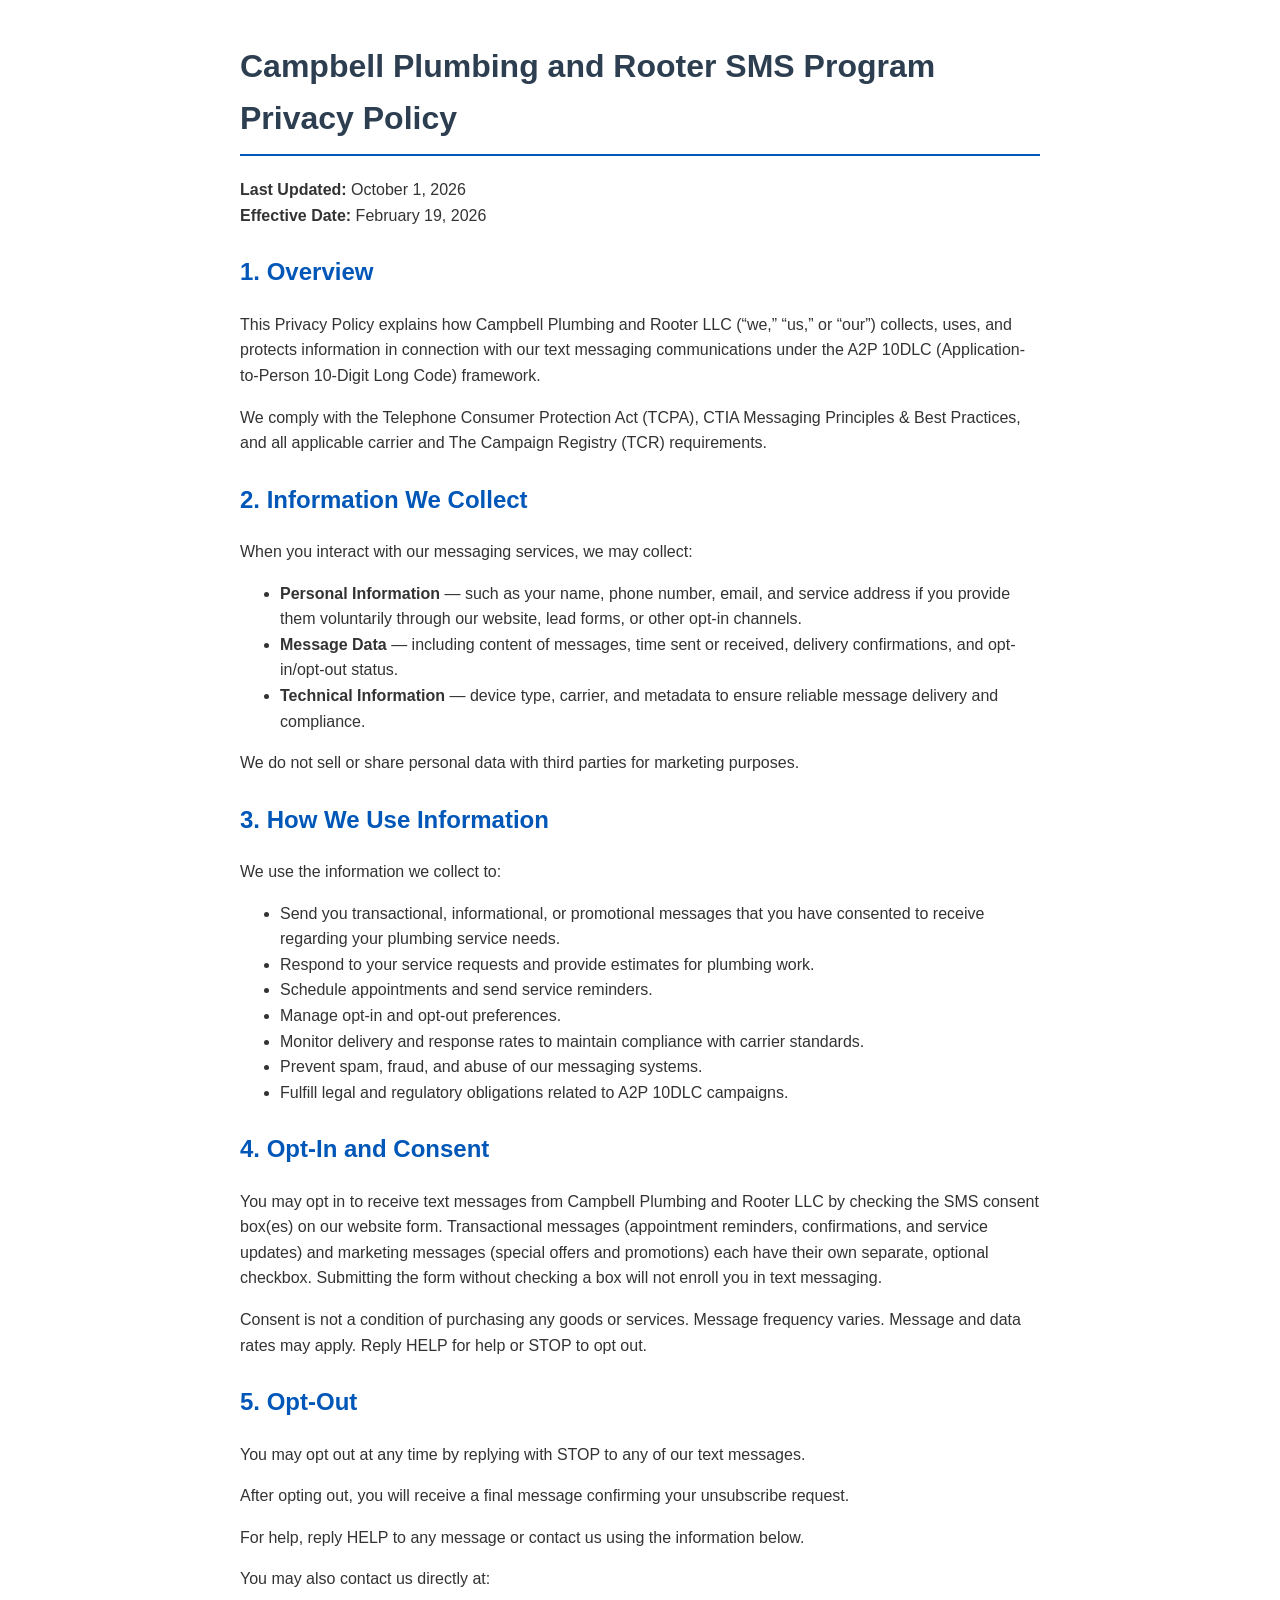
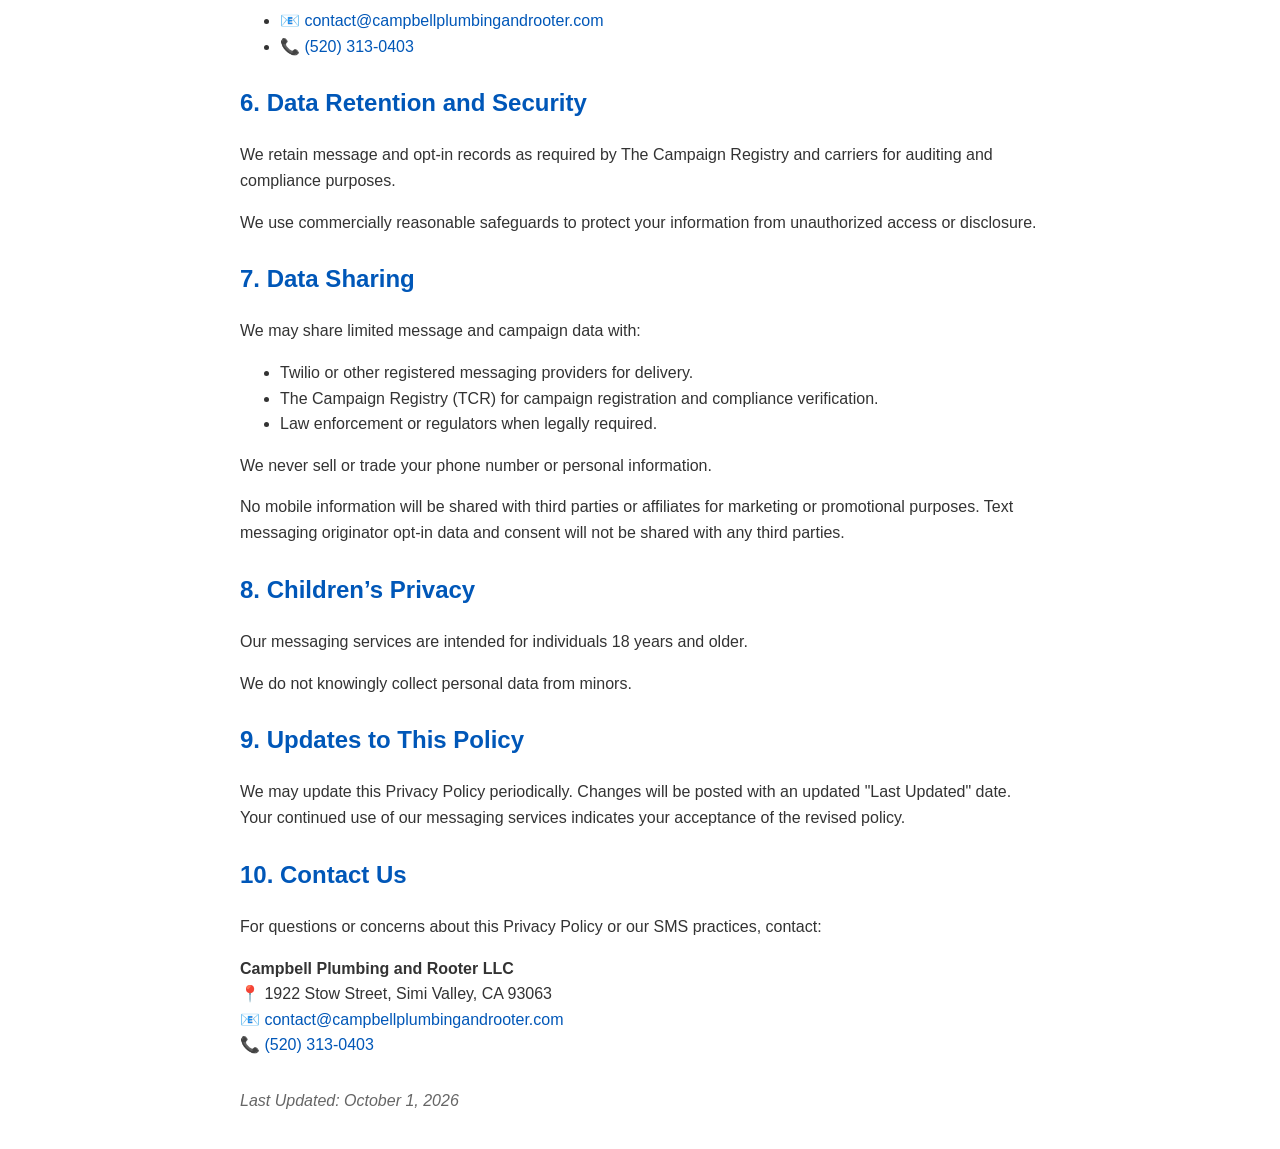
<file: privacy-policy.html>
<!DOCTYPE html>
<html lang="en">
<head>
    <meta charset="UTF-8">
    <meta name="viewport" content="width=device-width, initial-scale=1.0">
    <title>Campbell Plumbing and Rooter LLC | Privacy Policy</title>
    <style>
        body {
            font-family: Arial, sans-serif;
            line-height: 1.6;
            max-width: 800px;
            margin: 0 auto;
            padding: 20px;
            color: #333;
        }
        h1, h2 {
            color: #2c3e50;
        }
        h1 {
            border-bottom: 2px solid #0057b8;
            padding-bottom: 10px;
        }
        h2 {
            margin-top: 25px;
            color: #0057b8;
        }
        a {
            color: #0057b8;
            text-decoration: none;
        }
        a:hover {
            text-decoration: underline;
        }
        .last-updated {
            font-style: italic;
            margin-top: 30px;
            color: #666;
        }
        .company-name {
            color: #0057b8;
            font-weight: bold;
        }
    </style>
</head>
<body>
    <h1>Campbell Plumbing and Rooter SMS Program Privacy Policy</h1>
    
    <p><strong>Last Updated:</strong> October 1, 2026<br>
    <strong>Effective Date:</strong> February 19, 2026</p>
    
    <h2>1. Overview</h2>
    <p>This Privacy Policy explains how Campbell Plumbing and Rooter LLC (“we,” “us,” or “our”) collects, uses, and protects information in connection with our text messaging communications under the A2P 10DLC (Application-to-Person 10-Digit Long Code) framework.</p>
    <p>We comply with the Telephone Consumer Protection Act (TCPA), CTIA Messaging Principles & Best Practices, and all applicable carrier and The Campaign Registry (TCR) requirements.</p>
    
    <h2>2. Information We Collect</h2>
    <p>When you interact with our messaging services, we may collect:</p>
    <ul>
        <li><strong>Personal Information</strong> — such as your name, phone number, email, and service address if you provide them voluntarily through our website, lead forms, or other opt-in channels.</li>
        <li><strong>Message Data</strong> — including content of messages, time sent or received, delivery confirmations, and opt-in/opt-out status.</li>
        <li><strong>Technical Information</strong> — device type, carrier, and metadata to ensure reliable message delivery and compliance.</li>
    </ul>
    <p>We do not sell or share personal data with third parties for marketing purposes.</p>
    
    <h2>3. How We Use Information</h2>
    <p>We use the information we collect to:</p>
    <ul>
        <li>Send you transactional, informational, or promotional messages that you have consented to receive regarding your plumbing service needs.</li>
        <li>Respond to your service requests and provide estimates for plumbing work.</li>
        <li>Schedule appointments and send service reminders.</li>
        <li>Manage opt-in and opt-out preferences.</li>
        <li>Monitor delivery and response rates to maintain compliance with carrier standards.</li>
        <li>Prevent spam, fraud, and abuse of our messaging systems.</li>
        <li>Fulfill legal and regulatory obligations related to A2P 10DLC campaigns.</li>
    </ul>
    
    <h2>4. Opt-In and Consent</h2>
    <p>You may opt in to receive text messages from Campbell Plumbing and Rooter LLC by checking the SMS consent box(es) on our website form. Transactional messages (appointment reminders, confirmations, and service updates) and marketing messages (special offers and promotions) each have their own separate, optional checkbox. Submitting the form without checking a box will not enroll you in text messaging.</p>
    <p>Consent is not a condition of purchasing any goods or services. Message frequency varies. Message and data rates may apply. Reply HELP for help or STOP to opt out.</p>
    
    <h2>5. Opt-Out</h2>
    <p>You may opt out at any time by replying with STOP to any of our text messages.</p>
    <p>After opting out, you will receive a final message confirming your unsubscribe request.</p>
    <p>For help, reply HELP to any message or contact us using the information below.</p>
    <p>You may also contact us directly at:</p>
    <ul>
        <li>📧 <a href="mailto:contact@campbellplumbingandrooter.com">contact@campbellplumbingandrooter.com</a></li>
        <li>📞 <a href="tel:520-313-0403">(520) 313-0403</a></li>
    </ul>
    
    <h2>6. Data Retention and Security</h2>
    <p>We retain message and opt-in records as required by The Campaign Registry and carriers for auditing and compliance purposes.</p>
    <p>We use commercially reasonable safeguards to protect your information from unauthorized access or disclosure.</p>
    
    <h2>7. Data Sharing</h2>
    <p>We may share limited message and campaign data with:</p>
    <ul>
        <li>Twilio or other registered messaging providers for delivery.</li>
        <li>The Campaign Registry (TCR) for campaign registration and compliance verification.</li>
        <li>Law enforcement or regulators when legally required.</li>
    </ul>
    <p>We never sell or trade your phone number or personal information.</p>
    <p>No mobile information will be shared with third parties or affiliates for marketing or promotional purposes. Text messaging originator opt-in data and consent will not be shared with any third parties.</p>
    
    <h2>8. Children’s Privacy</h2>
    <p>Our messaging services are intended for individuals 18 years and older.</p>
    <p>We do not knowingly collect personal data from minors.</p>
    
    <h2>9. Updates to This Policy</h2>
    <p>We may update this Privacy Policy periodically. Changes will be posted with an updated "Last Updated" date. Your continued use of our messaging services indicates your acceptance of the revised policy.</p>
    
    <h2>10. Contact Us</h2>
    <p>For questions or concerns about this Privacy Policy or our SMS practices, contact:</p>
    <p>
        <strong>Campbell Plumbing and Rooter LLC</strong><br>
        📍 1922 Stow Street, Simi Valley, CA 93063<br>
        📧 <a href="mailto:contact@campbellplumbingandrooter.com">contact@campbellplumbingandrooter.com</a><br>
        📞 <a href="tel:520-313-0403">(520) 313-0403</a><br>
    </p>
    
    <p class="last-updated"><em>Last Updated: October 1, 2026</em></p>
</body>
</html>
</file>
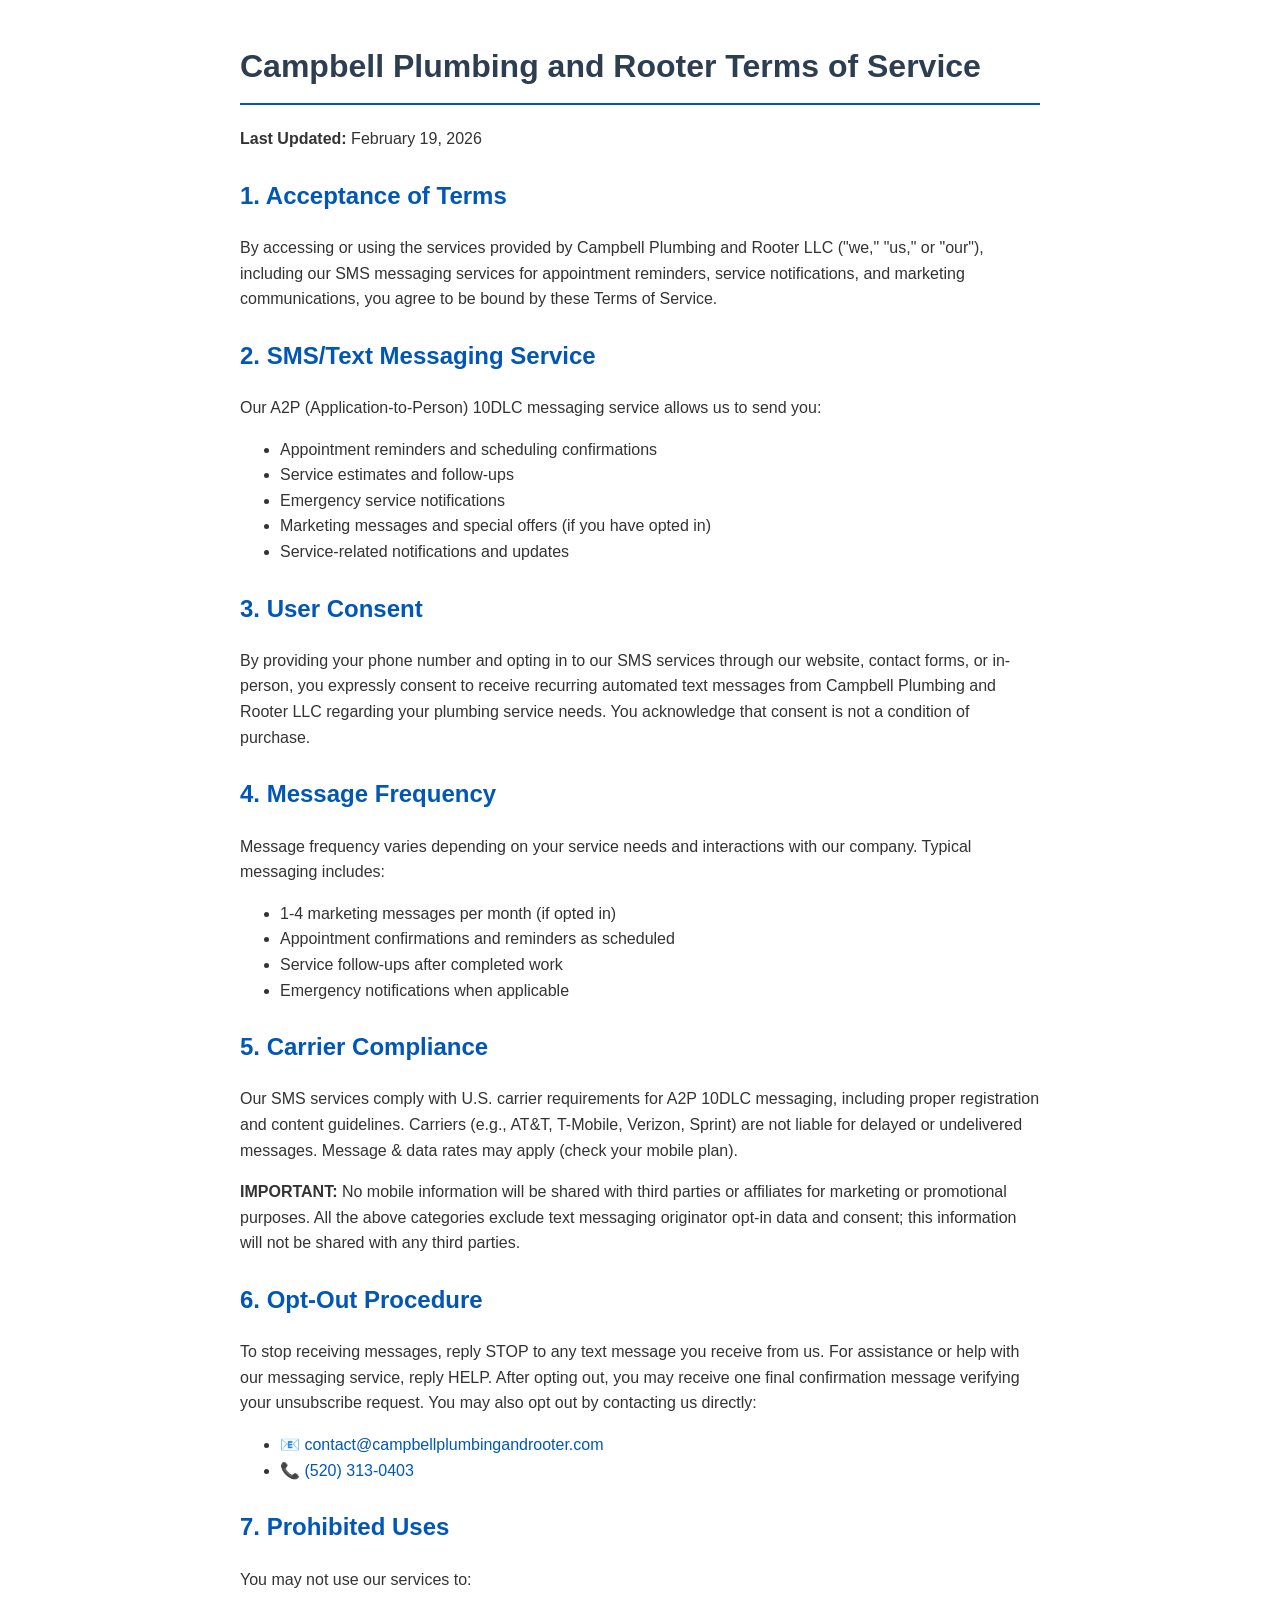
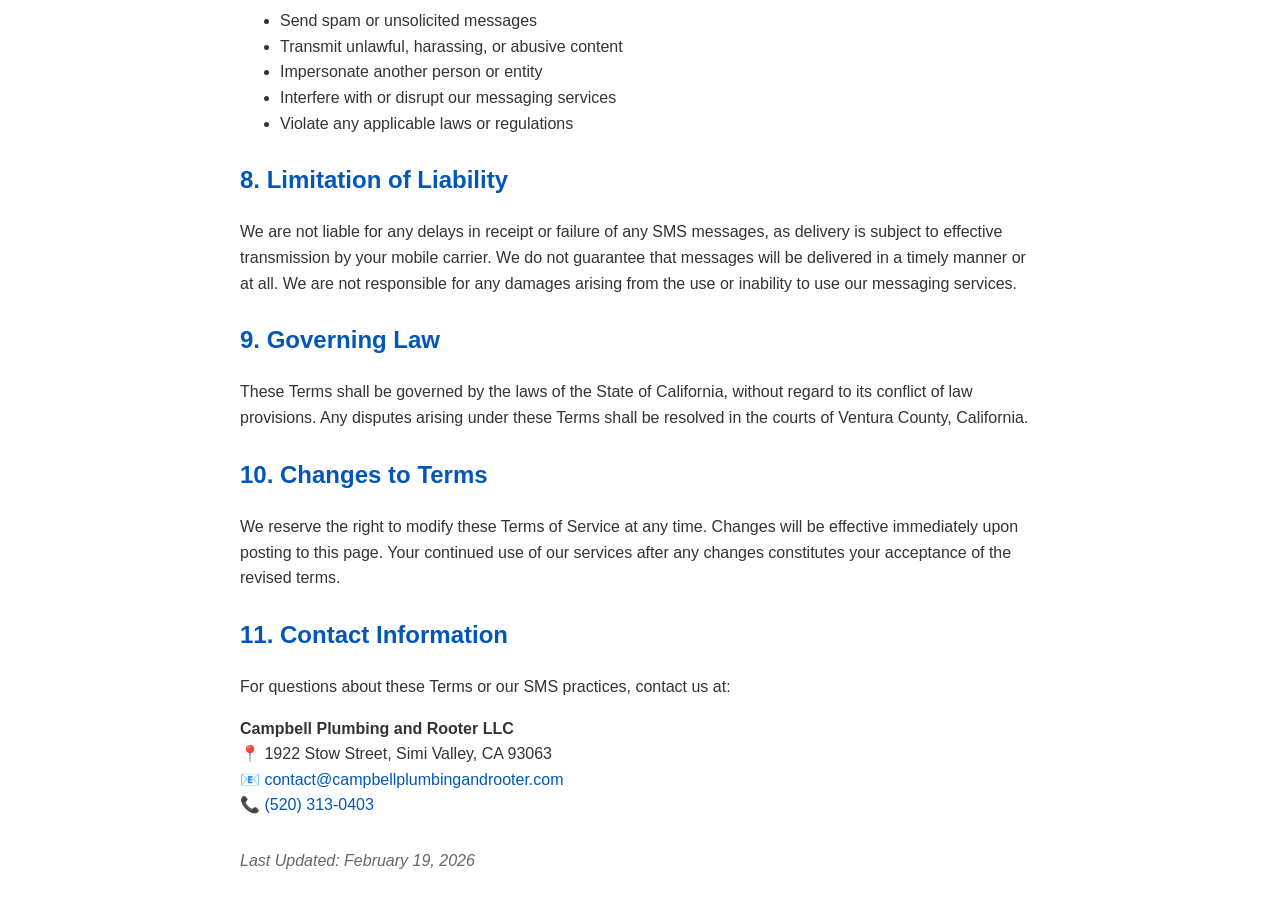
<file: terms-of-service.html>
<!DOCTYPE html>
<html lang="en">
<head>
    <meta charset="UTF-8">
    <meta name="viewport" content="width=device-width, initial-scale=1.0">
    <title>Campbell Plumbing and Rooter LLC | Terms of Service</title>
    <style>
        body {
            font-family: Arial, sans-serif;
            line-height: 1.6;
            max-width: 800px;
            margin: 0 auto;
            padding: 20px;
            color: #333;
        }
        h1, h2 {
            color: #2c3e50;
        }
        h1 {
            border-bottom: 2px solid #0057b8;
            padding-bottom: 10px;
        }
        h2 {
            margin-top: 25px;
            color: #0057b8;
        }
        a {
            color: #0057b8;
            text-decoration: none;
        }
        a:hover {
            text-decoration: underline;
        }
        .last-updated {
            font-style: italic;
            margin-top: 30px;
            color: #666;
        }
        .company-name {
            color: #0057b8;
            font-weight: bold;
        }
    </style>
</head>
<body>
    <h1>Campbell Plumbing and Rooter Terms of Service</h1>
    
    <p><strong>Last Updated:</strong> February 19, 2026</p>

    <h2>1. Acceptance of Terms</h2>
    <p>By accessing or using the services provided by Campbell Plumbing and Rooter LLC ("we," "us," or "our"), including our SMS messaging services for appointment reminders, service notifications, and marketing communications, you agree to be bound by these Terms of Service.</p>

    <h2>2. SMS/Text Messaging Service</h2>
    <p>Our A2P (Application-to-Person) 10DLC messaging service allows us to send you:</p>
    <ul>
        <li>Appointment reminders and scheduling confirmations</li>
        <li>Service estimates and follow-ups</li>
        <li>Emergency service notifications</li>
        <li>Marketing messages and special offers (if you have opted in)</li>
        <li>Service-related notifications and updates</li>
    </ul>

    <h2>3. User Consent</h2>
    <p>By providing your phone number and opting in to our SMS services through our website, contact forms, or in-person, you expressly consent to receive recurring automated text messages from Campbell Plumbing and Rooter LLC regarding your plumbing service needs. You acknowledge that consent is not a condition of purchase.</p>

    <h2>4. Message Frequency</h2>
    <p>Message frequency varies depending on your service needs and interactions with our company. Typical messaging includes:</p>
    <ul>
        <li>1-4 marketing messages per month (if opted in)</li>
        <li>Appointment confirmations and reminders as scheduled</li>
        <li>Service follow-ups after completed work</li>
        <li>Emergency notifications when applicable</li>
    </ul>

    <h2>5. Carrier Compliance</h2>
    <p>Our SMS services comply with U.S. carrier requirements for A2P 10DLC messaging, including proper registration and content guidelines. Carriers (e.g., AT&T, T-Mobile, Verizon, Sprint) are not liable for delayed or undelivered messages. Message & data rates may apply (check your mobile plan).</p>
    
    <p><strong>IMPORTANT:</strong> No mobile information will be shared with third parties or affiliates for marketing or promotional purposes. All the above categories exclude text messaging originator opt-in data and consent; this information will not be shared with any third parties.</p>

    <h2>6. Opt-Out Procedure</h2>
    <p>To stop receiving messages, reply STOP to any text message you receive from us. For assistance or help with our messaging service, reply HELP. After opting out, you may receive one final confirmation message verifying your unsubscribe request. You may also opt out by contacting us directly:</p>
    <ul>
        <li>📧 <a href="mailto:contact@campbellplumbingandrooter.com">contact@campbellplumbingandrooter.com</a></li>
        <li>📞 <a href="tel:520-313-0403">(520) 313-0403</a></li>
    </ul>

    <h2>7. Prohibited Uses</h2>
    <p>You may not use our services to:</p>
    <ul>
        <li>Send spam or unsolicited messages</li>
        <li>Transmit unlawful, harassing, or abusive content</li>
        <li>Impersonate another person or entity</li>
        <li>Interfere with or disrupt our messaging services</li>
        <li>Violate any applicable laws or regulations</li>
    </ul>

    <h2>8. Limitation of Liability</h2>
    <p>We are not liable for any delays in receipt or failure of any SMS messages, as delivery is subject to effective transmission by your mobile carrier. We do not guarantee that messages will be delivered in a timely manner or at all. We are not responsible for any damages arising from the use or inability to use our messaging services.</p>

    <h2>9. Governing Law</h2>
    <p>These Terms shall be governed by the laws of the State of California, without regard to its conflict of law provisions. Any disputes arising under these Terms shall be resolved in the courts of Ventura County, California.</p>

    <h2>10. Changes to Terms</h2>
    <p>We reserve the right to modify these Terms of Service at any time. Changes will be effective immediately upon posting to this page. Your continued use of our services after any changes constitutes your acceptance of the revised terms.</p>

    <h2>11. Contact Information</h2>
    <p>For questions about these Terms or our SMS practices, contact us at:</p>
    <p>
        <strong>Campbell Plumbing and Rooter LLC</strong><br>
        📍 1922 Stow Street, Simi Valley, CA 93063<br>
        📧 <a href="mailto:contact@campbellplumbingandrooter.com">contact@campbellplumbingandrooter.com</a><br>
        📞 <a href="tel:520-313-0403">(520) 313-0403</a><br>
    </p>

    <p class="last-updated"><em>Last Updated: February 19, 2026</em></p>
</body>
</html>
</file>
